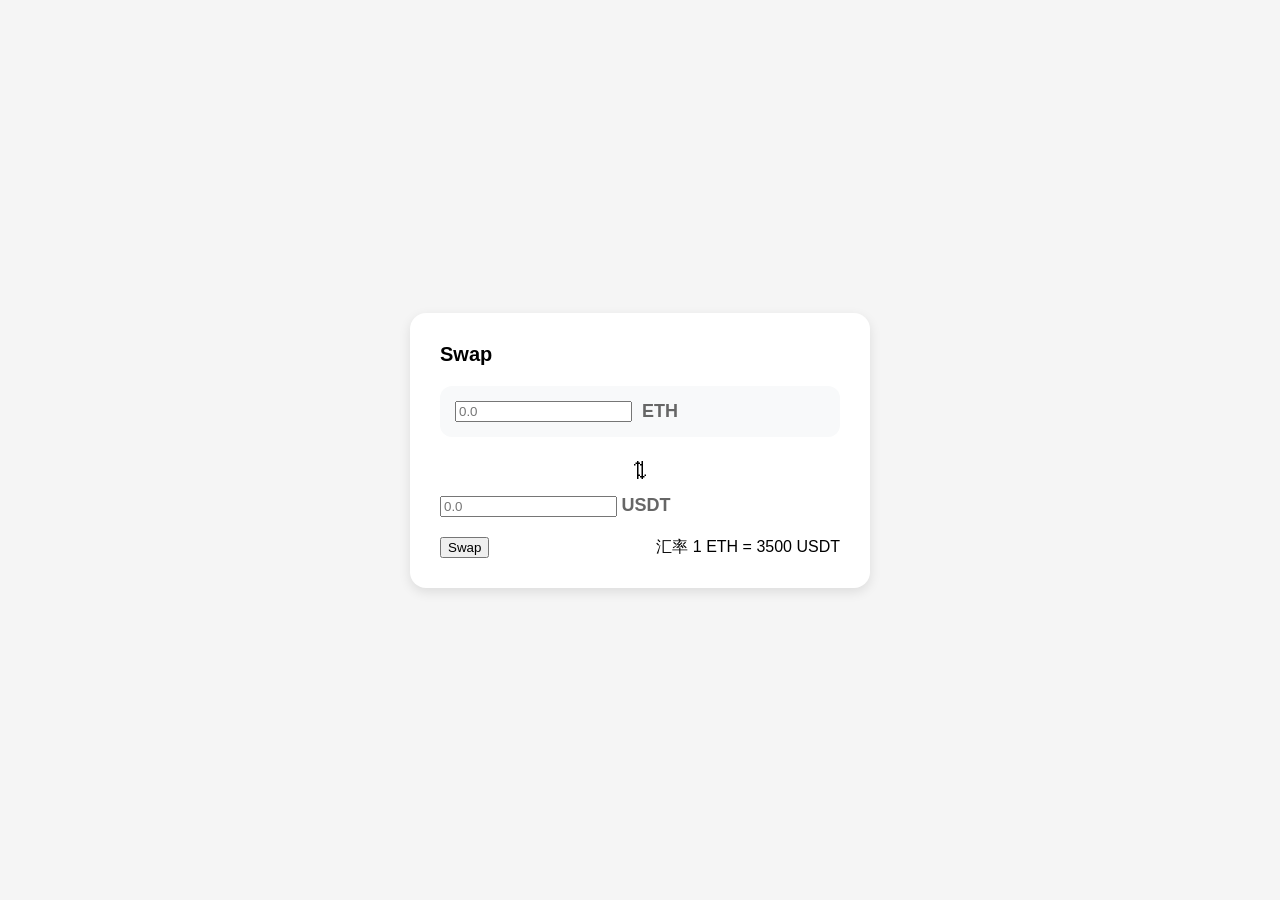
<file: week5/Aurora-is-Eternity/index.html>
<!DOCTYPE html>
<html lang="zh-CN">
    <head>
        <meta charset="UTF-8">
        <meta name="viewport" content="width=device-width, initial-scale=1.0">
        <title>learing html</title>
        
        <link rel="stylesheet" href="style.css">
    </head>
    <body>
        <div class="swap-container">
            <div class="header">Swap</div>
            <div class="input">
                <input type="number" placeholder="0.0" id="A">
                <span  class="token-symbol" id="tokenA">ETH</span>
            </div>
            <div class="switch1" id="switch"> 
                ⇅
            </div>
            <div class="swap">
                <input type="number" placeholder="0.0" id="B">
                <span class="token-symbol" id="tokenB">USDT</span>
            </div>
            <div class="turnswap">
                <button>Swap</button>
                <span>汇率 1 ETH = 3500 USDT</span>
            </div>
        </div>
        <script src="./main.js"></script>
    </body>
</html>
</file>
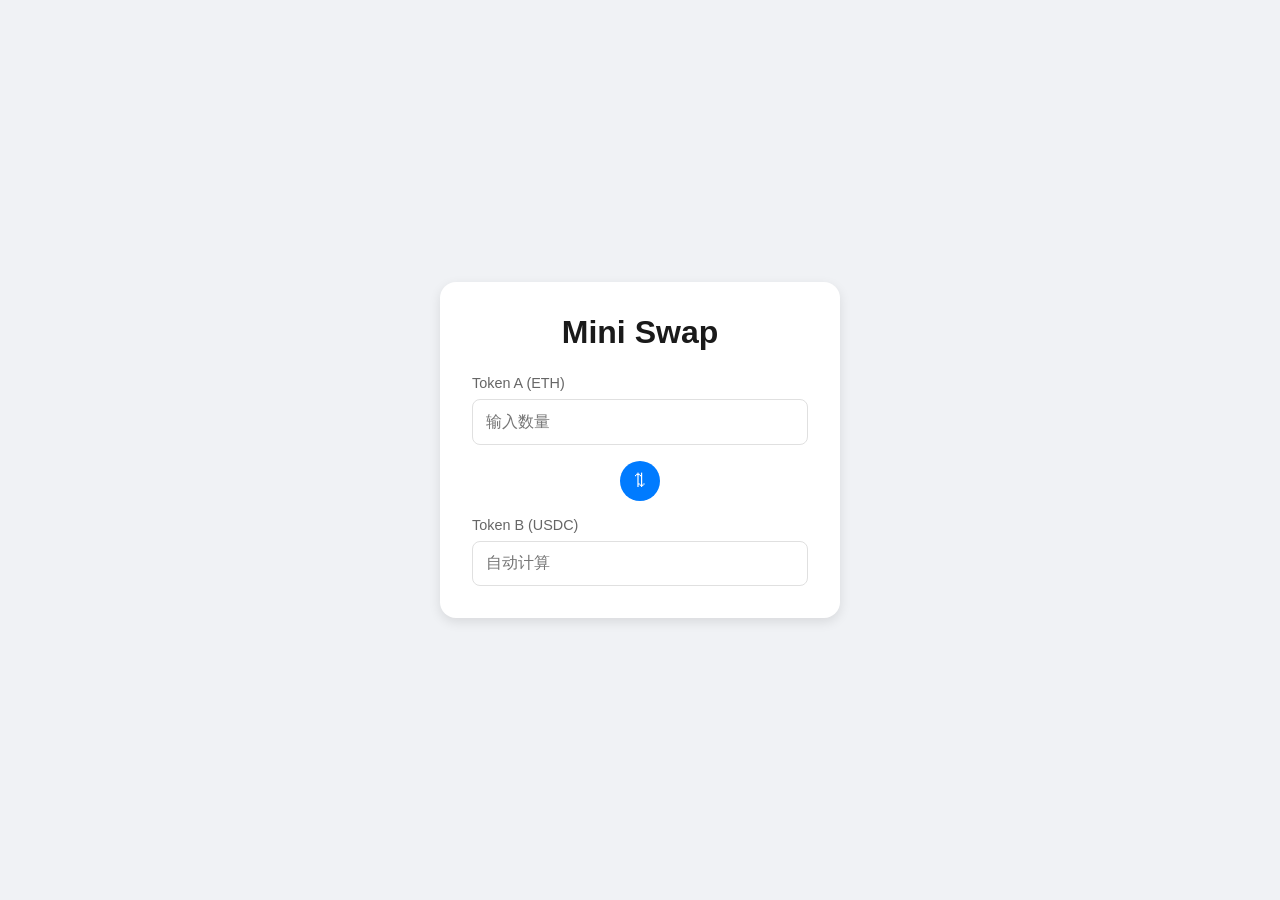
<file: week5/belle/index.html>
<!DOCTYPE html>
<html lang="zh-CN">
<head>
  <meta charset="UTF-8">
  <meta name="viewport" content="width=device-width, initial-scale=1.0">
  <title>Mini Swap</title>
  <link rel="stylesheet" href="style.css">
</head>
<body>
  <div class="container">
    <h1>Mini Swap</h1>
    
    <div class="swap-box">
      <!-- Token A 输入区 -->
      <div class="token-input">
        <label>Token A (ETH)</label>
        <input type="number" id="tokenA" placeholder="输入数量" min="0">
      </div>

      <!-- Swap 方向按钮 -->
      <button id="swapBtn" class="swap-btn">⇅</button>

      <!-- Token B 输入区 -->
      <div class="token-input">
        <label>Token B (USDC)</label>
        <input type="number" id="tokenB" placeholder="自动计算" readonly>
      </div>
    </div>
  </div>

  <script src="main.js"></script>
</body>
</html>
</file>
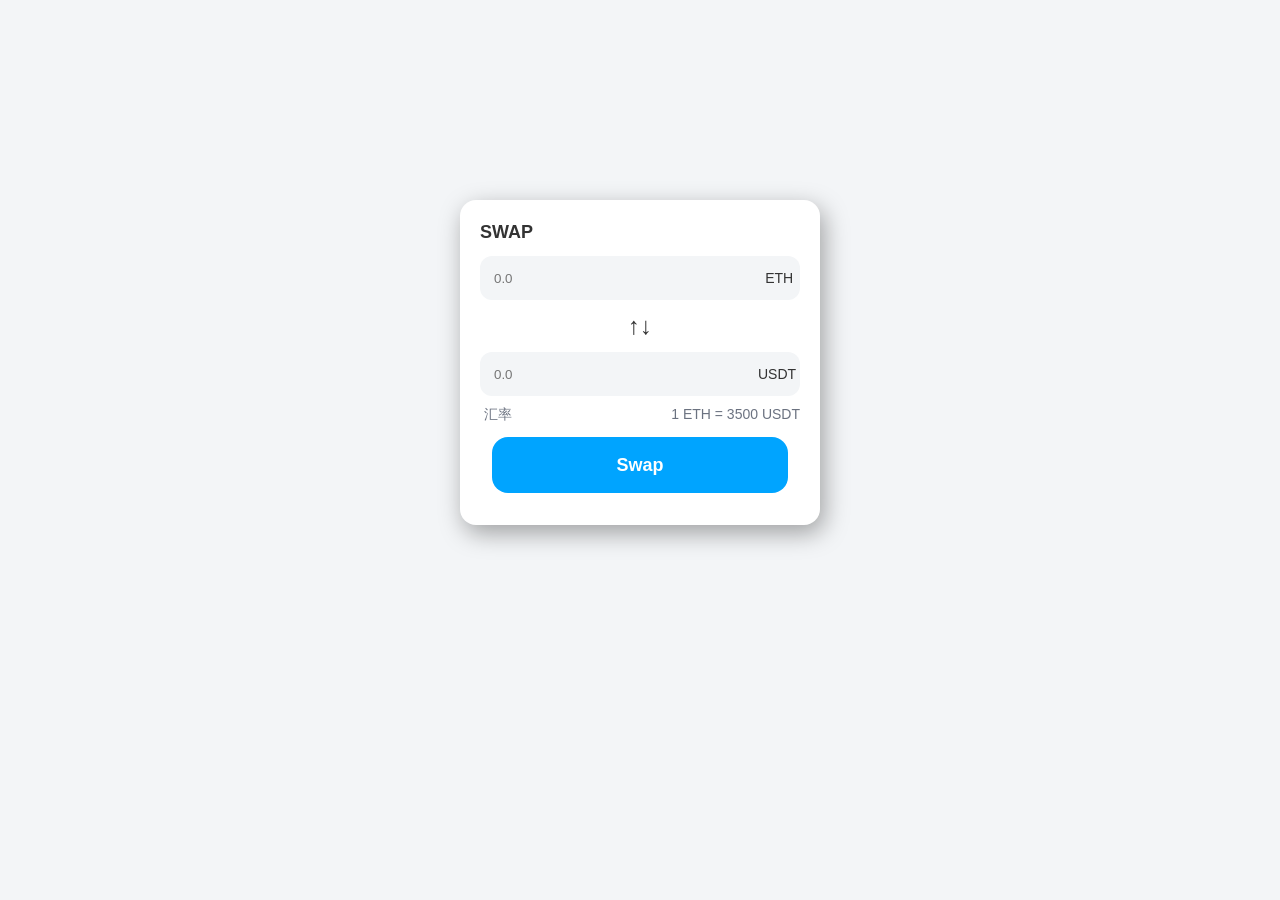
<file: week5/Kiana Kaslana/index.html>
<!DOCTYPE html>
<html lang="en">

<head>
  <meta charset="UTF-8">
  <meta name="viewport" content="width=device-width, initial-scale=1.0">
  <title>SWAP 计算器</title>
  <link rel="stylesheet" href="./style.css">
</head>

<body>
  <div class="main">
    <div class="head">
      <h3>SWAP</h3>
    </div>

    <div class="ETH">
      <input type="number" id="input-amount" placeholder="0.0" step="0.1">
      <p id="tokenA">ETH</p>
    </div>

    <div class="turn" id="switch">
      <p>↑↓</p>
    </div>

    <div class="USDT">
      <input type="number" id="output-amount" placeholder="0.0" step="0.1" disabled>
      <p id="tokenB">USDT</p>
    </div>

    <div class="exchange">
      <p>汇率</p>
      <p id="price">1 ETH = 3500 USDT</p>
    </div>

    <div class="swap">
      <button>Swap</button>
    </div>
  </div>

  <script src="main.js"></script>
</body>

</html>
</file>
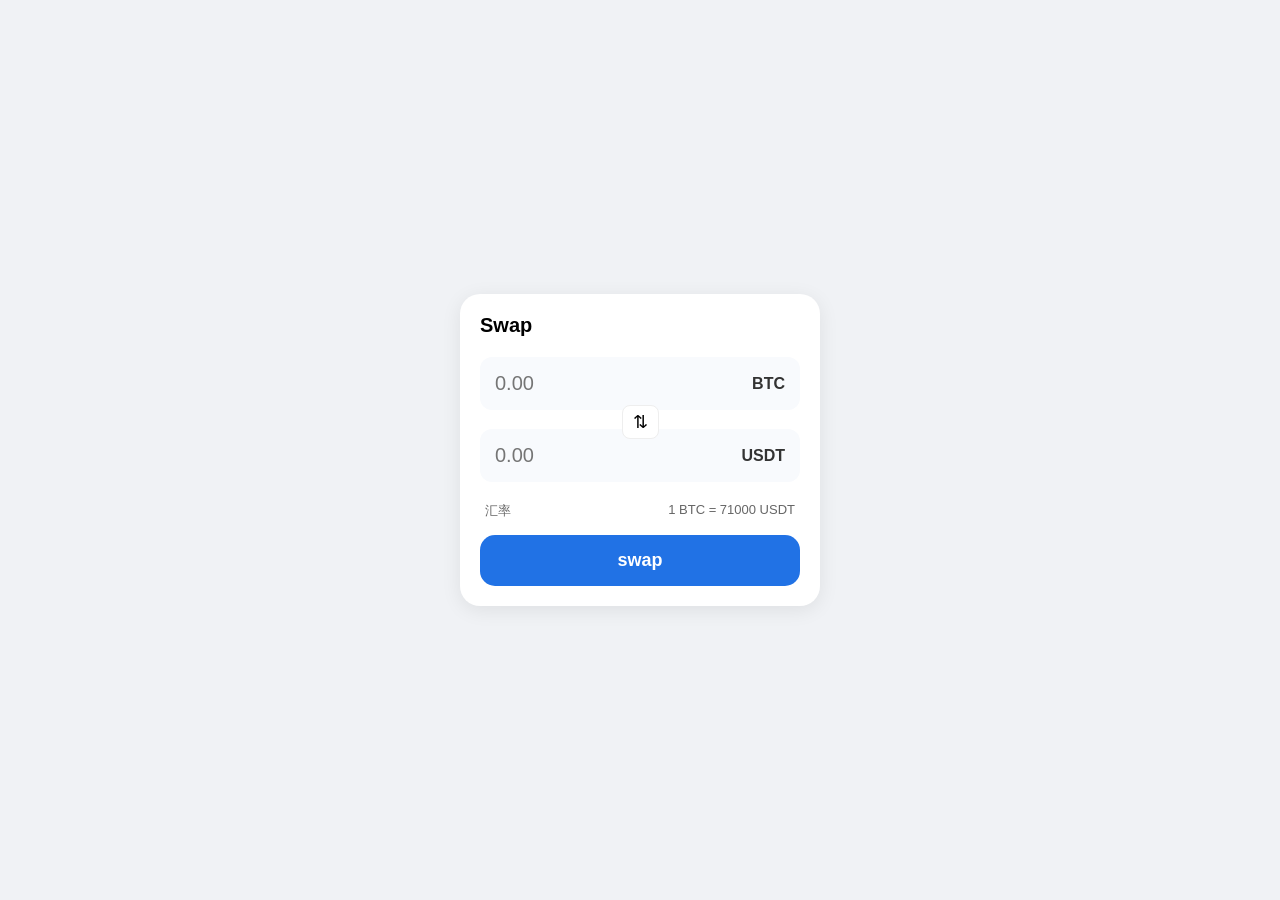
<file: week5/Miles/index.html>
<!DOCTYPE html>
<html lang="en">
<head>
    <meta charset="UTF-8">
    <meta name="viewport" content="width=device-width, initial-scale=1.0">
    <title>Swap</title>
    <link rel="stylesheet" href="style.css">
</head>
<body>
    <div class="swap">
        <div class="header">
            <h1>swap</h1>
        </div>

        <div class="btc">
            <input type="number" placeholder="0.00">
            <span id="TokenA">BTC</span>
        </div>

        <div class="switch">
            <button id="switch-btn">⇅</button>
        </div>

        <div class="usdt">
            <input type="number" placeholder="0.00">
            <span id="TokenB">USDT</span>
        </div>

        <div class="exchange-rate">
            <p>汇率</p>
            <p id="price">1 BTC = 71000 USDT</p>
        </div>

        <div class="swap-btn">
            <button>swap</button>
        </div>
    </div>
    <script src="main.js"></script>
</body>
</html>
</file>
<file: week5/Aurora-is-Eternity/style.css>
body {
                display: flex;
            justify-content: center;
            align-items: center;
            min-height: 100vh;
            margin: 0;
            background: #f5f5f5;
            font-family: Arial, sans-serif;
            }
             .swap-container {
            background: white;
            padding: 30px;
            border-radius: 16px;
            box-shadow: 0 4px 12px rgba(0,0,0,0.1);
            width: 400px;
            }
            .header {
                font-size: 20px;
                font-weight: bold;
                margin-bottom: 20px;
            }
            .input {
            display: flex;
            align-items: center;
            gap: 10px;
            padding: 15px;
            background: #f8f9fa;
            border-radius: 12px;
            margin-bottom: 10px;
            }
            .switch1 {
                text-align: center;
                cursor: pointer;
                font-size: 24px;
                padding: 10px;
                user-select: none;
                transition: transform 0.2s;
            }
            .token-symbol {
            font-weight: bold;
            color: #666;
            font-size: 18px;
            }
             .turnswap {
            display: flex;
            justify-content: space-between;
            align-items: center;
            margin-top: 20px;
            }
</file>
<file: week5/belle/style.css>
* {
    margin: 0;
    padding: 0;
    box-sizing: border-box;
    font-family: Arial, sans-serif;
  }
  
  body {
    background-color: #f0f2f5;
    display: flex;
    justify-content: center;
    align-items: center;
    min-height: 100vh;
  }
  
  .container {
    background: white;
    padding: 2rem;
    border-radius: 16px;
    box-shadow: 0 4px 12px rgba(0,0,0,0.1);
    width: 100%;
    max-width: 400px;
  }
  
  h1 {
    text-align: center;
    margin-bottom: 1.5rem;
    color: #1a1a1a;
  }
  
  .swap-box {
    display: flex;
    flex-direction: column;
    gap: 1rem;
  }
  
  .token-input {
    display: flex;
    flex-direction: column;
    gap: 0.5rem;
  }
  
  .token-input label {
    font-size: 0.9rem;
    color: #666;
  }
  
  .token-input input {
    padding: 0.8rem;
    border: 1px solid #e0e0e0;
    border-radius: 8px;
    font-size: 1rem;
  }
  
  .swap-btn {
    align-self: center;
    background: #007bff;
    color: white;
    border: none;
    border-radius: 50%;
    width: 40px;
    height: 40px;
    font-size: 1.2rem;
    cursor: pointer;
    transition: background 0.2s;
  }
  
  .swap-btn:hover {
    background: #0056b3;
  }
</file>
<file: week5/Kiana Kaslana/style.css>
* {
  margin: 0;
  padding: 0;
  box-sizing: border-box;
}

li {
  list-style: none;
}

body {
  font: 14px/1.5 "Microsoft Yahei", "Hiragino Sans GB", "Heiti SC", "WenQuanYi Micro Hei", sans-serif;
  color: #333;
}

a {
  color: #333;
  text-decoration: none;
}

body {
  background-color: #f3f5f7;
}

.main {
  margin: 200px auto;
  background-color: #ffff;
  width: 360px;
  border-radius: 16px;
  padding: 20px;
  box-shadow: 4px 8px 24px rgba(0, 0, 0, 0.35);
}

.head {
  height: 24px;
  margin-bottom: 12px;
}

.head h3 {
  font-size: 18px;
  font-weight: 600;
  line-height: 24px;
}

.ETH {
  display: flex;
  background-color: #f3f5f7;
  border-radius: 12px;
}

.ETH input {
  margin: 6px;
  outline: none;
  height: 32px;
  padding: 8px;
  width: 320px;
  border-style: none;
  background-color: #f3f5f7;

}

.ETH p {
  border-radius: 4px;
  width: 36px;
  padding: 0, 6px;
  font-size: 14px;
  font-weight: 500;
  line-height: 32px;
  text-align: center;
  margin: 6px;

}

.turn {
  display: flex;
  justify-content: center;
  margin: 8px 0;
}

.turn p {
  font-weight: 800;
  font-size: 24px;
}

.USDT {
  display: flex;
  background-color: #f3f5f7;
  border-radius: 12px;
}

.USDT input {
  margin: 6px;
  outline: none;
  height: 32px;
  padding: 8px;
  width: 320px;
  border-style: none;
  background-color: #f3f5f7;

}

.USDT p {
  border-radius: 4px;
  width: 36px;
  padding: 0, 6px;
  font-size: 14px;
  font-weight: 500;
  line-height: 32px;
  text-align: center;
  margin: 6px;

}

.exchange {
  margin-top: 8px;
  padding-left: 4px;
  display: flex;
  justify-content: space-between;
}

.exchange p {
  font-size: 14px;
  color: #6b7280;
}

.swap {
  display: flex;
  justify-content: center;
  padding: 12px;
}

.swap button {
  width: 100%;
  height: 56px;
  border-radius: 16px;
  font-size: 18px;
  font-weight: 600;
  outline: none;
  border: none;
  background-color: #00a4ff;
  color: #ffff;
}

.swap button:hover {
  opacity: 0.9;
}
</file>
<file: week5/Miles/style.css>
* {
    margin: 0;
    padding: 0;
    box-sizing: border-box;
    font-family: 'Segoe UI', Tahoma, Geneva, Verdana, sans-serif;
}

body {
    background-color: #f0f2f5; 
    display: flex;
    justify-content: center;
    align-items: center;
    height: 100vh;
}

.swap {
    background: white;
    width: 360px;
    padding: 20px;
    border-radius: 20px;
    box-shadow: 0 4px 20px rgba(0, 0, 0, 0.08);
}

.header h1 {
    font-size: 20px;
    margin-bottom: 20px;
    text-transform: capitalize; 
}

.btc, .usdt {
    background: #f8fafd;
    padding: 15px;
    border-radius: 12px;
    display: flex;
    justify-content: space-between;
    align-items: center;
    margin-bottom: 5px;
}

input {
    border: none;
    background: transparent;
    font-size: 20px;
    width: 70%;
    outline: none; 
}

span {
    font-weight: bold;
    color: #333;
}

.switch {
    text-align: center;
    margin: -10px 0; 
}

#switch-btn {
    background: white;
    border: 1px solid #eee;
    border-radius: 8px;
    padding: 5px 10px;
    cursor: pointer;
    font-size: 18px;
    transition: 0.2s;
}

#switch-btn:hover {
    background: #f0f0f0;
}

.exchange-rate {
    display: flex;
    justify-content: space-between;
    font-size: 13px;
    color: #666;
    padding: 15px 5px;
}

.swap-btn button {
    width: 100%;
    background: #2172e5;
    color: white;
    border: none;
    padding: 15px;
    border-radius: 15px;
    font-size: 18px;
    font-weight: bold;
    cursor: pointer;
    transition: 0.3s;
}

.swap-btn button:hover {
    background: #1961c9;
}
</file>
